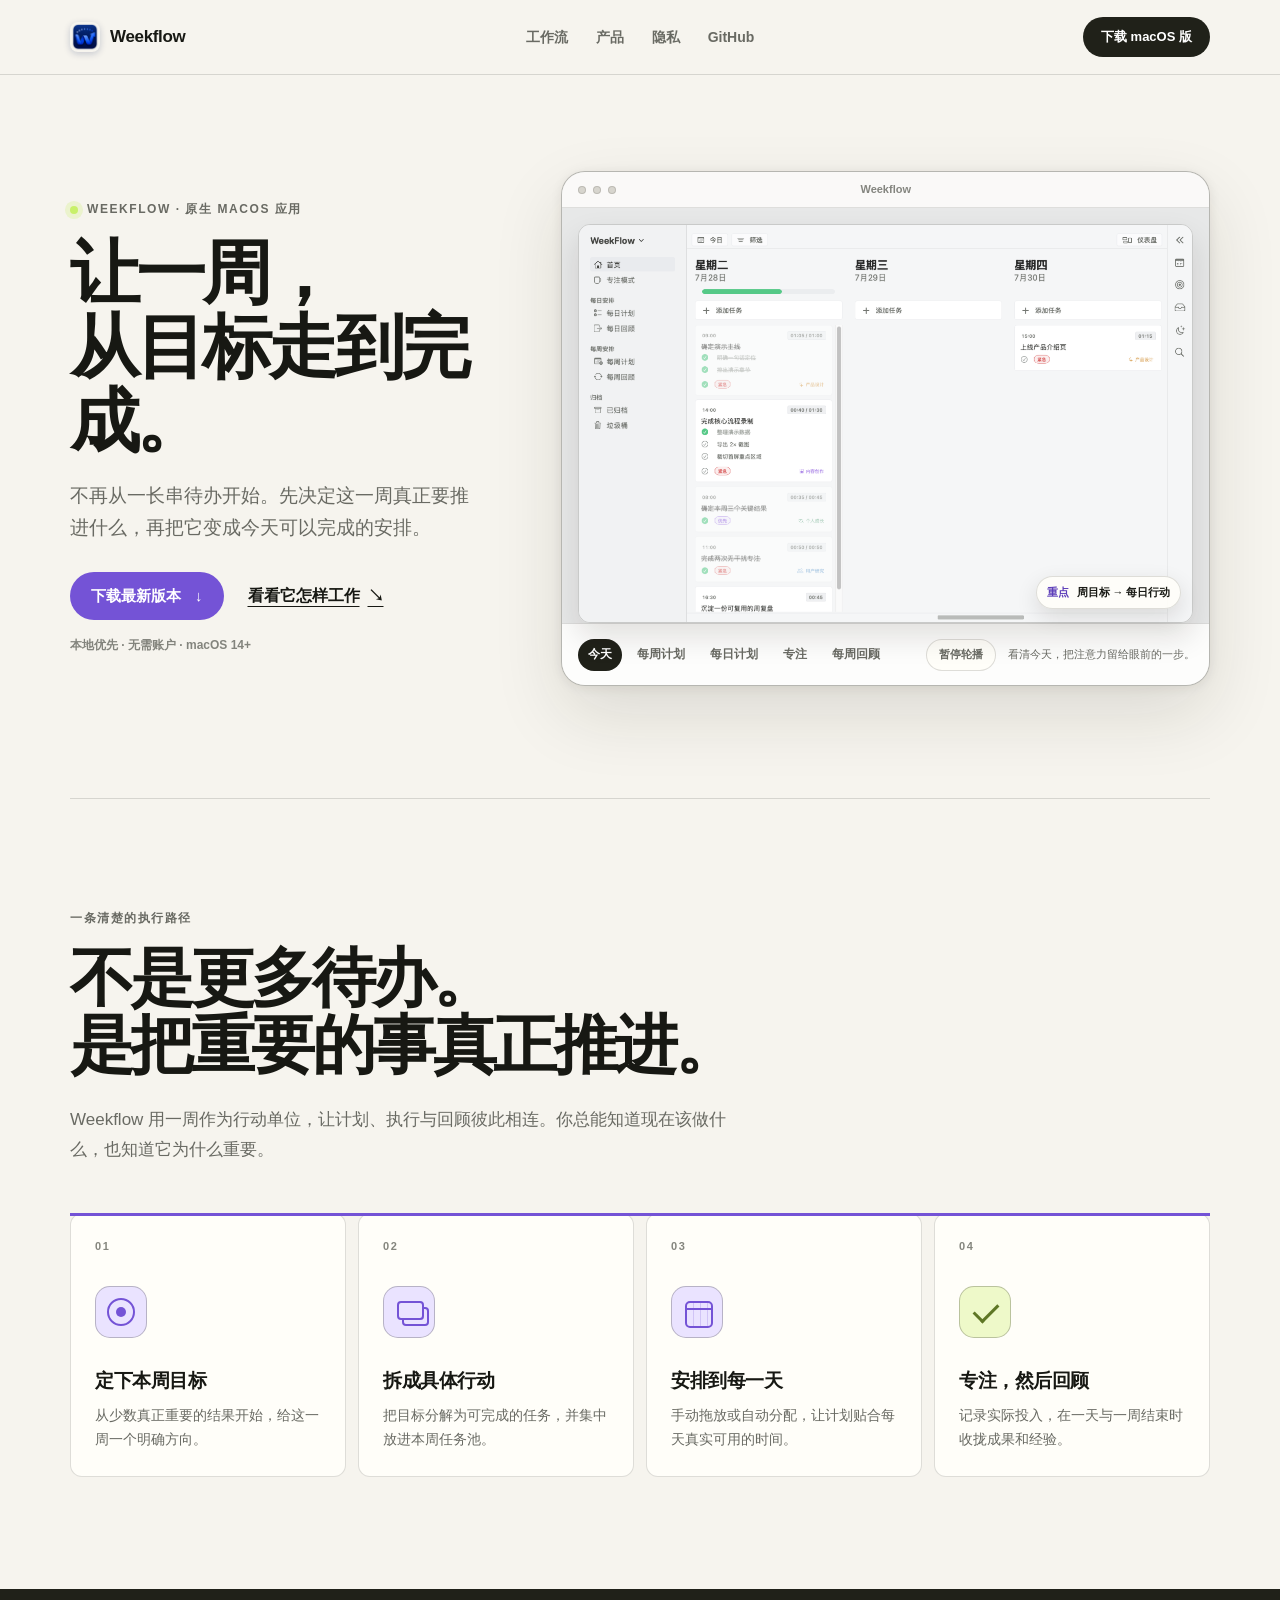
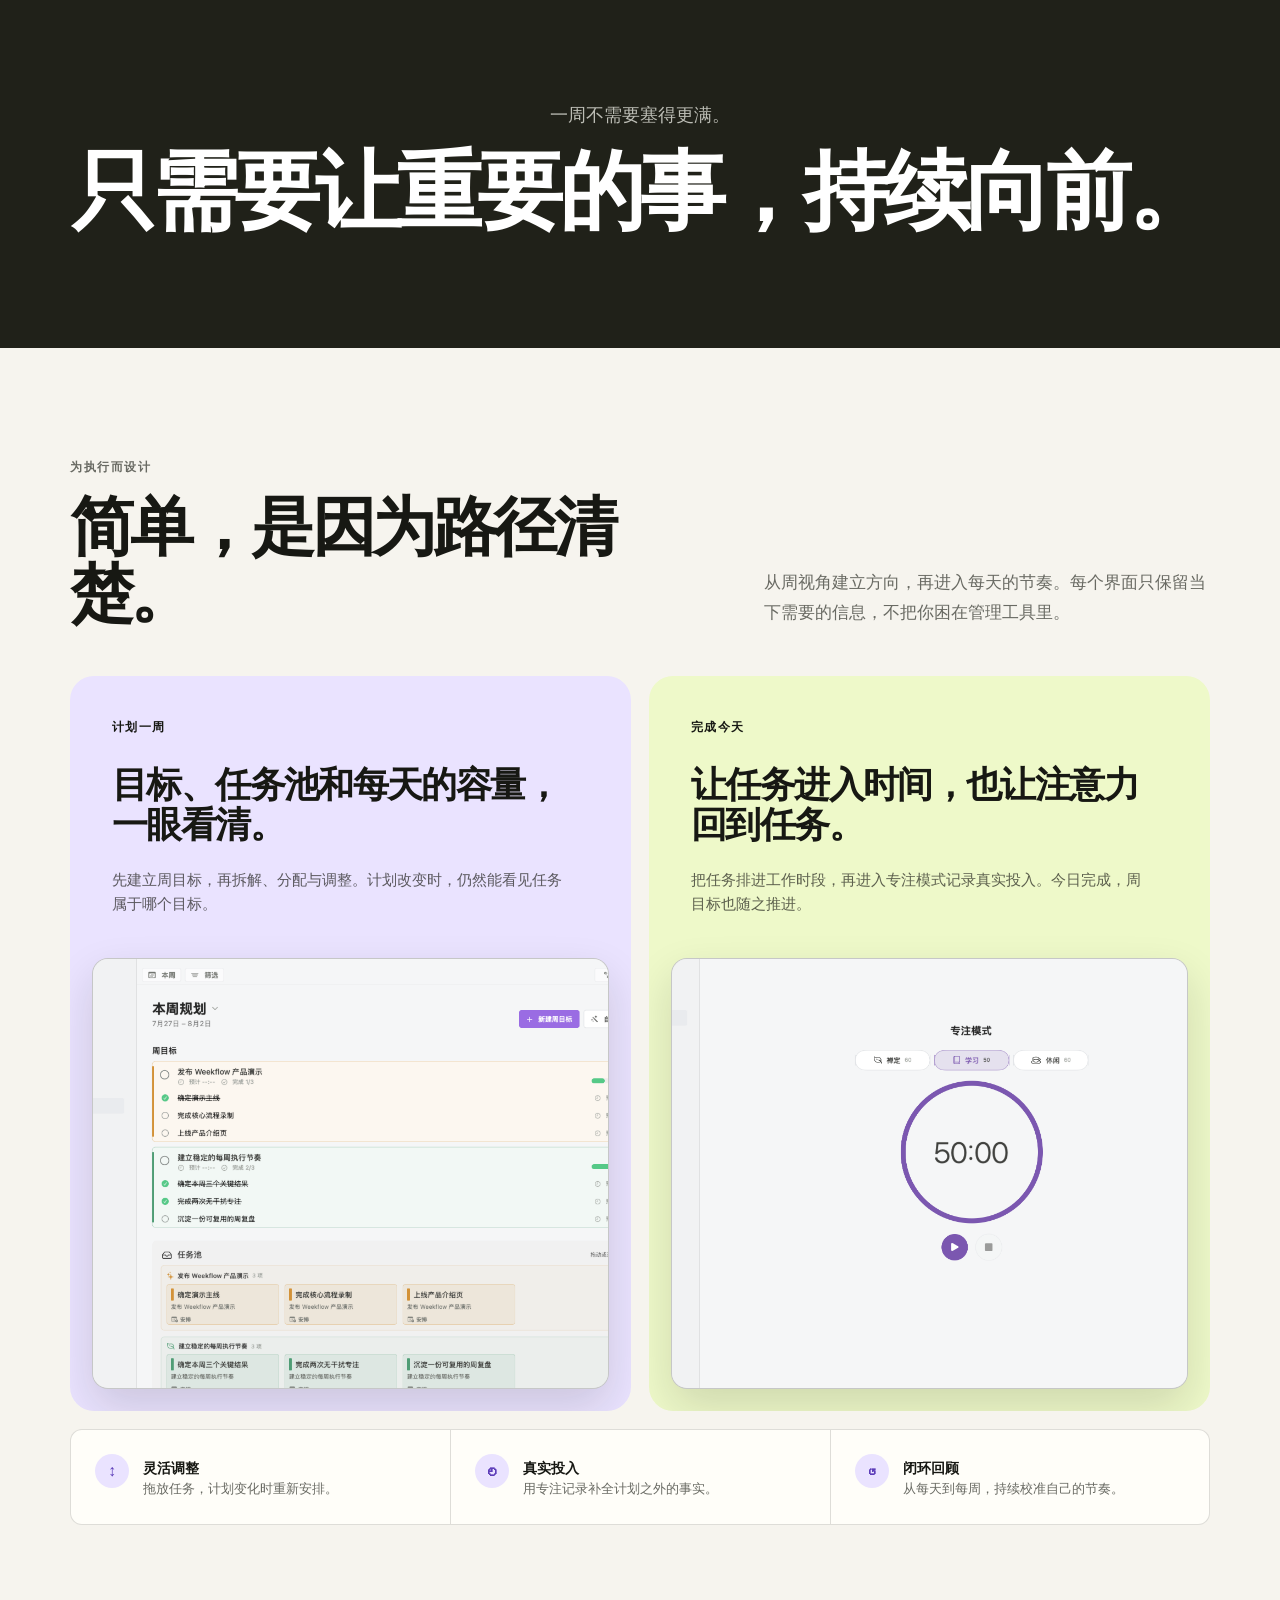
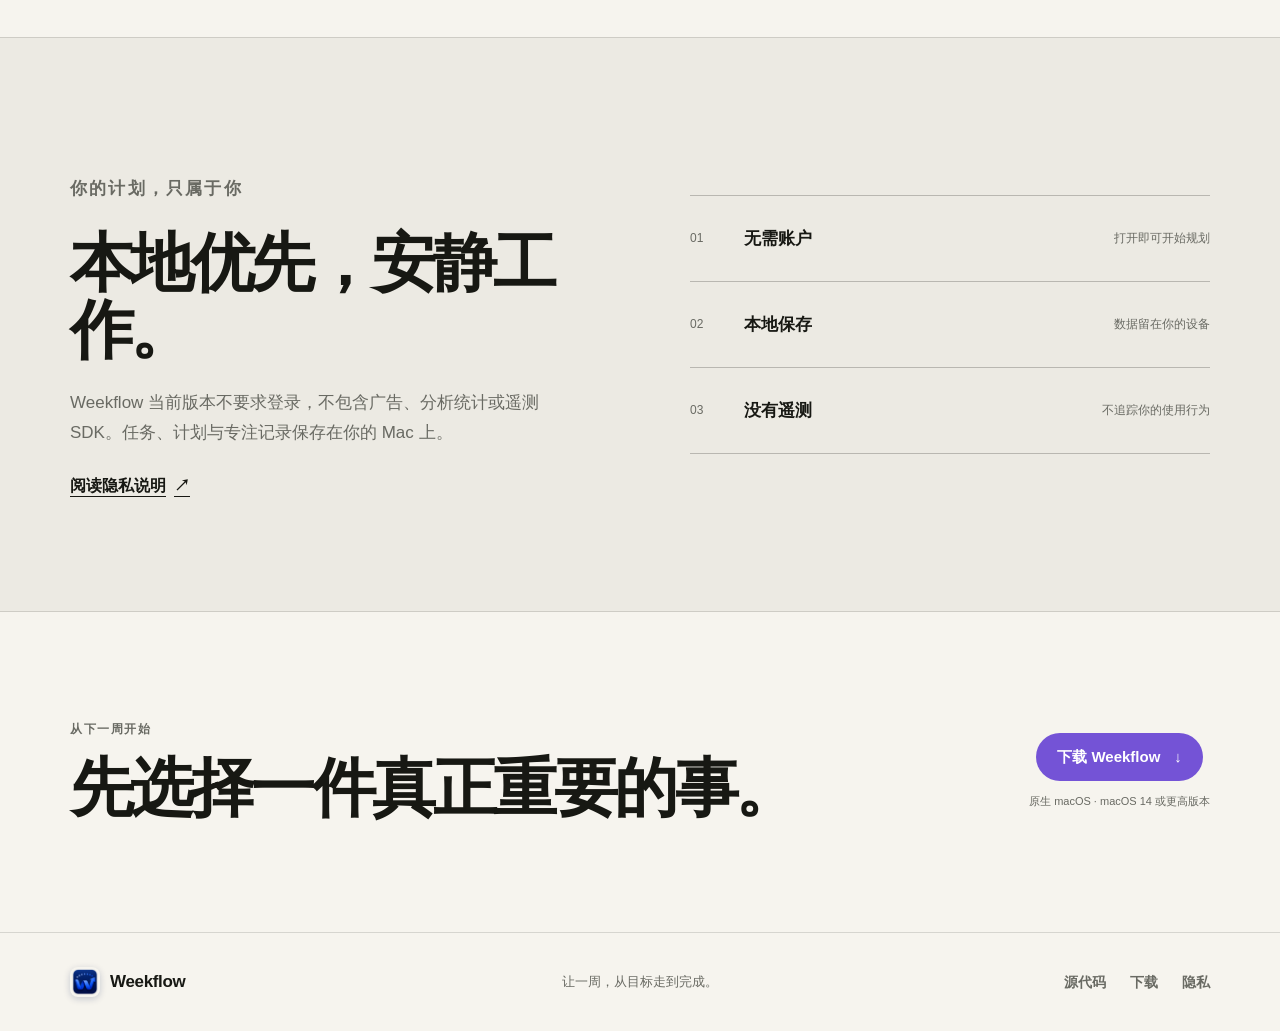
<file: docs/index.html>
<!DOCTYPE html>
<html lang="zh-CN" class="no-js">
  <head>
    <meta charset="utf-8" />
    <meta name="viewport" content="width=device-width, initial-scale=1" />
    <meta name="theme-color" content="#f6f4ee" />
    <meta
      name="description"
      content="Weekflow 是一款由周目标驱动的原生 macOS 个人执行系统：规划一周、安排每天、专注行动，再用回顾收拢进展。"
    />
    <meta property="og:type" content="website" />
    <meta property="og:locale" content="zh_CN" />
    <meta property="og:title" content="Weekflow — 让一周，从目标走到完成" />
    <meta
      property="og:description"
      content="从本周真正重要的事出发，把目标变成每天可以执行的安排。"
    />
    <meta property="og:url" content="https://cgl-sd.github.io/weekflow/" />
    <meta property="og:image" content="https://cgl-sd.github.io/weekflow/assets/og-weekflow.png" />
    <meta property="og:image:width" content="1200" />
    <meta property="og:image:height" content="630" />
    <meta property="og:image:alt" content="Weekflow：让一周，从目标走到完成" />
    <meta name="twitter:card" content="summary_large_image" />
    <meta name="twitter:title" content="Weekflow — 让一周，从目标走到完成" />
    <meta
      name="twitter:description"
      content="从周目标出发，安排每天、专注行动，再用回顾收拢进展。"
    />
    <meta name="twitter:image" content="https://cgl-sd.github.io/weekflow/assets/og-weekflow.png" />
    <link rel="canonical" href="https://cgl-sd.github.io/weekflow/" />
    <link rel="icon" type="image/png" href="assets/favicon.png" />
    <link rel="apple-touch-icon" href="assets/apple-touch-icon.png" />
    <link rel="stylesheet" href="styles.css?v=11ecfc2" />
    <script src="site.js?v=11ecfc2" defer="defer"></script>
    <script type="application/ld+json">
      {
        "@context": "https://schema.org",
        "@type": "SoftwareApplication",
        "name": "Weekflow",
        "description": "一款由周目标驱动的原生 macOS 个人执行系统。",
        "applicationCategory": "ProductivityApplication",
        "operatingSystem": "macOS 14 or later",
        "softwareVersion": "1.0.3",
        "downloadUrl": "https://github.com/cgl-sd/weekflow/releases/latest",
        "codeRepository": "https://github.com/cgl-sd/weekflow"
      }
    </script>
    <title>Weekflow — 让一周，从目标走到完成</title>
  </head>
  <body>
    <a class="skip-link" href="#main-content">跳到主要内容</a>

    <header class="site-header">
      <div class="shell header-inner">
        <a class="brand" href="#top" aria-label="Weekflow 首页">
          <span class="brand-mark" aria-hidden="true">
            <img src="assets/favicon.png" alt="" width="30" height="30" />
          </span>
          <span>Weekflow</span>
        </a>

        <nav class="site-nav" aria-label="主要导航">
          <a href="#workflow">工作流</a>
          <a href="#product">产品</a>
          <a href="#privacy">隐私</a>
          <a href="https://github.com/cgl-sd/weekflow">GitHub</a>
        </nav>

        <a
          class="button button-small button-dark"
          href="https://github.com/cgl-sd/weekflow/releases/latest"
        >
          下载 macOS 版
        </a>
      </div>
    </header>

    <main id="main-content">
      <section class="hero shell" id="top" aria-labelledby="hero-title">
        <div class="hero-copy">
          <p class="eyebrow"><span aria-hidden="true"></span> Weekflow · 原生 macOS 应用</p>
          <h1 id="hero-title">让一周，<br />从目标走到完成。</h1>
          <p class="hero-lede">
            不再从一长串待办开始。先决定这一周真正要推进什么，再把它变成今天可以完成的安排。
          </p>
          <div class="hero-actions">
            <a
              class="button button-primary"
              href="https://github.com/cgl-sd/weekflow/releases/latest"
            >
              下载最新版本
              <span aria-hidden="true">↓</span>
            </a>
            <a class="text-link" href="#workflow">看看它怎样工作 <span aria-hidden="true">↘</span></a>
          </div>
          <p class="hero-note">本地优先 · 无需账户 · macOS 14+</p>
        </div>

        <div class="product-demo" data-product-demo="">
          <div class="window-chrome" aria-hidden="true">
            <span></span><span></span><span></span>
            <p>Weekflow</p>
          </div>

          <div class="demo-viewport">
            <article
              class="demo-panel is-active"
              id="panel-home"
              role="tabpanel"
              aria-labelledby="tab-home"
            >
              <figure class="product-shot" data-media-frame="">
                <img
                  src="assets/media/home.png"
                  alt="Weekflow 首页，按日期并排展示每天的任务安排"
                  width="2400"
                  height="1560"
                  fetchpriority="high"
                  decoding="async"
                />
                <p class="media-fallback">首页预览图暂不可用</p>
              </figure>
            </article>

            <article
              class="demo-panel"
              id="panel-weekly"
              role="tabpanel"
              aria-labelledby="tab-weekly"
            >
              <figure class="product-shot" data-media-frame="">
                <img
                  src="assets/media/weekly-planning.png"
                  alt="Weekflow 每周计划界面，包含周目标、任务池和每日分配"
                  width="2400"
                  height="1560"
                  loading="lazy"
                  decoding="async"
                />
                <p class="media-fallback">每周计划预览图暂不可用</p>
              </figure>
            </article>

            <article
              class="demo-panel"
              id="panel-daily"
              role="tabpanel"
              aria-labelledby="tab-daily"
            >
              <figure class="product-shot" data-media-frame="">
                <img
                  src="assets/media/daily-planning.png"
                  alt="Weekflow 每日计划界面，把任务池中的任务安排到明天"
                  width="2400"
                  height="1560"
                  loading="lazy"
                  decoding="async"
                />
                <p class="media-fallback">每日计划预览图暂不可用</p>
              </figure>
            </article>

            <article
              class="demo-panel"
              id="panel-focus"
              role="tabpanel"
              aria-labelledby="tab-focus"
            >
              <figure class="product-shot" data-media-frame="">
                <img
                  src="assets/media/focus.png"
                  alt="Weekflow 专注模式界面，展示专注类型与计时器"
                  width="2400"
                  height="1560"
                  loading="lazy"
                  decoding="async"
                />
                <p class="media-fallback">专注模式预览图暂不可用</p>
              </figure>
            </article>

            <article
              class="demo-panel"
              id="panel-review"
              role="tabpanel"
              aria-labelledby="tab-review"
            >
              <figure class="product-shot" data-media-frame="">
                <img
                  src="assets/media/weekly-review.png"
                  alt="Weekflow 每周回顾界面，汇总一周的任务、时间与目标进度"
                  width="2400"
                  height="1560"
                  loading="lazy"
                  decoding="async"
                />
                <p class="media-fallback">每周回顾预览图暂不可用</p>
              </figure>
            </article>
            <p class="demo-focus-note" aria-hidden="true">
              <span>重点</span> 周目标 → 每日行动
            </p>
          </div>

          <div class="demo-controls">
            <div class="demo-tabs" role="tablist" aria-label="选择 Weekflow 界面预览">
              <button
                type="button"
                role="tab"
                id="tab-home"
                aria-controls="panel-home"
                aria-selected="true"
                tabindex="0"
                data-demo-tab="home"
              >
                今天
              </button>
              <button
                type="button"
                role="tab"
                id="tab-weekly"
                aria-controls="panel-weekly"
                aria-selected="false"
                tabindex="-1"
                data-demo-tab="weekly"
              >
                每周计划
              </button>
              <button
                type="button"
                role="tab"
                id="tab-daily"
                aria-controls="panel-daily"
                aria-selected="false"
                tabindex="-1"
                data-demo-tab="daily"
              >
                每日计划
              </button>
              <button
                type="button"
                role="tab"
                id="tab-focus"
                aria-controls="panel-focus"
                aria-selected="false"
                tabindex="-1"
                data-demo-tab="focus"
              >
                专注
              </button>
              <button
                type="button"
                role="tab"
                id="tab-review"
                aria-controls="panel-review"
                aria-selected="false"
                tabindex="-1"
                data-demo-tab="review"
              >
                每周回顾
              </button>
            </div>
            <button
              class="demo-toggle"
              type="button"
              aria-pressed="false"
              data-demo-toggle
            >
              暂停轮播
            </button>
            <p class="demo-caption" data-demo-caption="">
              看清今天，把注意力留给眼前的一步。
            </p>
          </div>
        </div>
      </section>

      <section class="workflow section shell" id="workflow" aria-labelledby="workflow-title">
        <div class="section-heading section-heading-narrow">
          <p class="eyebrow">一条清楚的执行路径</p>
          <h2 id="workflow-title">不是更多待办。<br />是把重要的事真正推进。</h2>
          <p>
            Weekflow 用一周作为行动单位，让计划、执行与回顾彼此相连。你总能知道现在该做什么，也知道它为什么重要。
          </p>
        </div>

        <ol class="workflow-grid" data-workflow="">
          <li class="flow-card">
            <span class="flow-index">01</span>
            <div class="flow-symbol flow-symbol-target" aria-hidden="true"></div>
            <h3>定下本周目标</h3>
            <p>从少数真正重要的结果开始，给这一周一个明确方向。</p>
          </li>
          <li class="flow-card">
            <span class="flow-index">02</span>
            <div class="flow-symbol flow-symbol-stack" aria-hidden="true"></div>
            <h3>拆成具体行动</h3>
            <p>把目标分解为可完成的任务，并集中放进本周任务池。</p>
          </li>
          <li class="flow-card">
            <span class="flow-index">03</span>
            <div class="flow-symbol flow-symbol-calendar" aria-hidden="true"></div>
            <h3>安排到每一天</h3>
            <p>手动拖放或自动分配，让计划贴合每天真实可用的时间。</p>
          </li>
          <li class="flow-card">
            <span class="flow-index">04</span>
            <div class="flow-symbol flow-symbol-check" aria-hidden="true"></div>
            <h3>专注，然后回顾</h3>
            <p>记录实际投入，在一天与一周结束时收拢成果和经验。</p>
          </li>
        </ol>
      </section>

      <section class="statement section" aria-label="Weekflow 产品理念">
        <div class="shell statement-inner">
          <p>一周不需要塞得更满。</p>
          <h2>只需要让重要的事，持续向前。</h2>
        </div>
      </section>

      <section class="product section shell" id="product" aria-labelledby="product-title">
        <div class="section-heading section-heading-split">
          <div>
            <p class="eyebrow">为执行而设计</p>
            <h2 id="product-title">简单，是因为路径清楚。</h2>
          </div>
          <p>
            从周视角建立方向，再进入每天的节奏。每个界面只保留当下需要的信息，不把你困在管理工具里。
          </p>
        </div>

        <div class="media-grid">
          <article class="media-card media-card-lilac">
            <div class="media-card-copy">
              <p class="card-kicker">计划一周</p>
              <h3>目标、任务池和每天的容量，一眼看清。</h3>
              <p>先建立周目标，再拆解、分配与调整。计划改变时，仍然能看见任务属于哪个目标。</p>
            </div>
            <figure class="media-card-frame" data-media-frame="">
              <img
                src="assets/media/weekly-planning.png"
                alt="每周计划界面中的周目标、任务池与每日分配"
                width="2400"
                height="1560"
                loading="lazy"
                decoding="async"
              />
              <p class="media-fallback">每周计划预览图暂不可用</p>
            </figure>
          </article>

          <article class="media-card media-card-lime">
            <div class="media-card-copy">
              <p class="card-kicker">完成今天</p>
              <h3>让任务进入时间，也让注意力回到任务。</h3>
              <p>把任务排进工作时段，再进入专注模式记录真实投入。今日完成，周目标也随之推进。</p>
            </div>
            <figure class="media-card-frame media-card-frame-focus" data-media-frame="">
              <img
                src="assets/media/focus.png"
                alt="专注模式中的类型选择与计时器"
                width="2400"
                height="1560"
                loading="lazy"
                decoding="async"
              />
              <p class="media-fallback">专注模式预览图暂不可用</p>
            </figure>
          </article>
        </div>

        <div class="feature-strip" aria-label="更多功能">
          <div>
            <span aria-hidden="true">↕</span>
            <p><strong>灵活调整</strong> 拖放任务，计划变化时重新安排。</p>
          </div>
          <div>
            <span aria-hidden="true">◴</span>
            <p><strong>真实投入</strong> 用专注记录补全计划之外的事实。</p>
          </div>
          <div>
            <span aria-hidden="true">↺</span>
            <p><strong>闭环回顾</strong> 从每天到每周，持续校准自己的节奏。</p>
          </div>
        </div>
      </section>

      <section class="privacy section" id="privacy" aria-labelledby="privacy-title">
        <div class="shell privacy-inner">
          <div class="privacy-copy">
            <p class="eyebrow">你的计划，只属于你</p>
            <h2 id="privacy-title">本地优先，安静工作。</h2>
            <p>
              Weekflow 当前版本不要求登录，不包含广告、分析统计或遥测 SDK。任务、计划与专注记录保存在你的 Mac 上。
            </p>
            <a class="text-link" href="https://github.com/cgl-sd/weekflow/blob/main/PRIVACY.md">
              阅读隐私说明 <span aria-hidden="true">↗</span>
            </a>
          </div>

          <ul class="privacy-points">
            <li><span>01</span><strong>无需账户</strong><small>打开即可开始规划</small></li>
            <li><span>02</span><strong>本地保存</strong><small>数据留在你的设备</small></li>
            <li><span>03</span><strong>没有遥测</strong><small>不追踪你的使用行为</small></li>
          </ul>
        </div>
      </section>

      <section class="final-cta shell" aria-labelledby="cta-title">
        <div>
          <p class="eyebrow">从下一周开始</p>
          <h2 id="cta-title">先选择一件真正重要的事。</h2>
        </div>
        <div class="final-actions">
          <a
            class="button button-primary"
            href="https://github.com/cgl-sd/weekflow/releases/latest"
          >
            下载 Weekflow <span aria-hidden="true">↓</span>
          </a>
          <p>原生 macOS · macOS 14 或更高版本</p>
        </div>
      </section>
    </main>

    <footer class="site-footer">
      <div class="shell footer-inner">
        <a class="brand" href="#top" aria-label="返回页面顶部">
          <span class="brand-mark" aria-hidden="true">
            <img src="assets/favicon.png" alt="" width="30" height="30" />
          </span>
          <span>Weekflow</span>
        </a>
        <p>让一周，从目标走到完成。</p>
        <div class="footer-links">
          <a href="https://github.com/cgl-sd/weekflow">源代码</a>
          <a href="https://github.com/cgl-sd/weekflow/releases/latest">下载</a>
          <a href="https://github.com/cgl-sd/weekflow/blob/main/PRIVACY.md">隐私</a>
        </div>
      </div>
    </footer>
  </body>
</html>
</file>
<file: docs/styles.css>
:root {
  --canvas: #f6f4ee;
  --surface: #fffef9;
  --ink: #171813;
  --muted: #696a63;
  --line: rgba(23, 24, 19, 0.14);
  --line-strong: rgba(23, 24, 19, 0.24);
  --purple: #7453d6;
  --purple-dark: #5d3eb9;
  --purple-pale: #eae3ff;
  --lime: #c8f06a;
  --lime-pale: #eef9c9;
  --dark: #202119;
  --radius-small: 12px;
  --radius-medium: 24px;
  --radius-large: 36px;
  --shadow: 0 28px 70px rgba(37, 31, 18, 0.12), 0 2px 12px rgba(37, 31, 18, 0.08);
  --shell: min(1140px, calc(100vw - 48px));
}

* {
  box-sizing: border-box;
}

html {
  scroll-behavior: smooth;
}

body {
  margin: 0;
  color: var(--ink);
  background: var(--canvas);
  font-family: -apple-system, BlinkMacSystemFont, "SF Pro Display", "PingFang SC",
    "Hiragino Sans GB", "Microsoft YaHei", sans-serif;
  font-size: 16px;
  line-height: 1.6;
  -webkit-font-smoothing: antialiased;
  text-rendering: optimizeLegibility;
}

img {
  display: block;
  max-width: 100%;
}

a {
  color: inherit;
}

button,
a {
  -webkit-tap-highlight-color: transparent;
}

button {
  font: inherit;
}

:focus-visible {
  outline: 3px solid var(--purple);
  outline-offset: 4px;
}

.skip-link {
  position: fixed;
  z-index: 100;
  top: 12px;
  left: 12px;
  padding: 10px 14px;
  border-radius: 8px;
  background: var(--dark);
  color: #fff;
  font-weight: 700;
  transform: translateY(-150%);
}

.skip-link:focus {
  transform: translateY(0);
}

.shell {
  width: var(--shell);
  margin-inline: auto;
}

.site-header {
  position: relative;
  z-index: 20;
  border-bottom: 1px solid var(--line);
}

.header-inner {
  min-height: 74px;
  display: grid;
  grid-template-columns: 1fr auto 1fr;
  align-items: center;
  gap: 28px;
}

.brand {
  display: inline-flex;
  align-items: center;
  justify-self: start;
  gap: 10px;
  width: fit-content;
  color: var(--ink);
  font-size: 17px;
  font-weight: 760;
  letter-spacing: -0.02em;
  text-decoration: none;
}

.brand-mark {
  width: 30px;
  height: 30px;
  display: block;
  flex: 0 0 auto;
  border-radius: 8px;
  overflow: hidden;
  box-shadow: 0 2px 7px rgba(8, 31, 86, 0.2);
}

.brand-mark img {
  width: 100%;
  height: 100%;
}

.site-nav {
  display: flex;
  align-items: center;
  gap: 28px;
}

.site-nav a,
.footer-links a {
  color: var(--muted);
  font-size: 14px;
  font-weight: 620;
  text-decoration: none;
}

.site-nav a:hover,
.footer-links a:hover {
  color: var(--ink);
}

.header-inner > .button {
  justify-self: end;
}

.button {
  min-height: 48px;
  display: inline-flex;
  align-items: center;
  justify-content: center;
  gap: 14px;
  padding: 0 20px;
  border: 1px solid transparent;
  border-radius: 999px;
  font-size: 15px;
  font-weight: 720;
  text-decoration: none;
  white-space: nowrap;
}

.button-small {
  min-height: 40px;
  padding-inline: 17px;
  font-size: 13px;
}

.button-dark {
  background: var(--dark);
  color: #fff;
}

.button-dark:hover {
  background: #000;
}

.button-primary {
  background: var(--purple);
  color: #fff;
}

.button-primary:hover {
  background: var(--purple-dark);
}

.text-link {
  display: inline-flex;
  align-items: center;
  gap: 8px;
  color: var(--ink);
  font-weight: 710;
  text-underline-offset: 5px;
  text-decoration-thickness: 1px;
}

.hero {
  display: grid;
  grid-template-columns: minmax(300px, 0.78fr) minmax(0, 1.22fr);
  align-items: center;
  gap: clamp(38px, 6vw, 82px);
  padding-top: clamp(64px, 8vw, 96px);
  padding-bottom: clamp(72px, 9vw, 112px);
}

.hero-copy {
  width: auto;
  margin: 0;
  text-align: left;
}

.eyebrow {
  margin: 0 0 18px;
  color: var(--muted);
  font-size: 12px;
  font-weight: 780;
  letter-spacing: 0.13em;
  line-height: 1.3;
  text-transform: uppercase;
}

.hero-copy .eyebrow {
  display: flex;
  align-items: center;
  justify-content: flex-start;
  gap: 9px;
}

.hero-copy .eyebrow span {
  width: 8px;
  height: 8px;
  border-radius: 50%;
  background: var(--lime);
  box-shadow: 0 0 0 5px rgba(200, 240, 106, 0.25);
}

.hero h1,
.section-heading h2,
.statement h2,
.privacy h2,
.final-cta h2 {
  margin: 0;
  font-weight: 780;
  letter-spacing: -0.055em;
  line-height: 1.05;
}

.hero h1 {
  font-size: clamp(46px, 5.5vw, 76px);
}

.hero-lede {
  max-width: 500px;
  margin: 22px 0 0;
  color: var(--muted);
  font-size: clamp(16px, 1.55vw, 19px);
  line-height: 1.7;
}

.hero-actions {
  display: flex;
  align-items: center;
  justify-content: flex-start;
  gap: 24px;
  margin-top: 28px;
}

.hero-note {
  margin: 16px 0 0;
  color: #83847d;
  font-size: 12px;
  font-weight: 600;
}

.product-demo {
  position: relative;
  width: min(100%, 680px);
  justify-self: end;
  margin-top: 0;
  border: 1px solid var(--line-strong);
  border-radius: var(--radius-medium);
  background: #e9e8e3;
  box-shadow: var(--shadow);
  overflow: hidden;
}

.product-demo::before {
  content: "";
  position: absolute;
  z-index: -1;
  width: 56%;
  aspect-ratio: 1;
  top: -24%;
  right: -12%;
  border-radius: 50%;
  background: var(--purple-pale);
}

.window-chrome {
  height: 36px;
  display: flex;
  align-items: center;
  gap: 7px;
  padding: 0 16px;
  border-bottom: 1px solid rgba(23, 24, 19, 0.12);
  background: rgba(255, 255, 255, 0.76);
}

.window-chrome span {
  width: 8px;
  height: 8px;
  border: 1px solid rgba(23, 24, 19, 0.14);
  border-radius: 50%;
  background: #d7d5ce;
}

.window-chrome p {
  position: absolute;
  left: 50%;
  margin: 0;
  color: #84857f;
  font-size: 11px;
  font-weight: 650;
  transform: translateX(-50%);
}

.demo-viewport {
  position: relative;
  padding: 16px 16px 0;
  background: #e7e8e8;
}

.demo-panel + .demo-panel {
  border-top: 1px solid var(--line);
}

.js .demo-panel {
  display: none;
}

.js .demo-panel.is-active {
  display: block;
  animation: panel-reveal 360ms ease-out both;
}

.product-shot,
.media-card-frame {
  position: relative;
  margin: 0;
  overflow: hidden;
}

.product-shot {
  aspect-ratio: 20 / 13;
  border: 1px solid rgba(23, 24, 19, 0.14);
  border-radius: 12px;
  box-shadow: 0 14px 30px rgba(24, 20, 12, 0.12);
}

.product-shot img {
  width: 100%;
  height: 100%;
  object-fit: cover;
  object-position: center top;
}

.media-fallback {
  position: absolute;
  inset: 0;
  display: none;
  place-items: center;
  margin: 0;
  padding: 24px;
  color: var(--muted);
  background: rgba(255, 255, 255, 0.58);
  font-size: 14px;
  font-weight: 650;
  text-align: center;
}

.demo-focus-note {
  position: absolute;
  right: 28px;
  bottom: 14px;
  margin: 0;
  padding: 7px 10px;
  border: 1px solid rgba(23, 24, 19, 0.14);
  border-radius: 999px;
  color: var(--ink);
  background: rgba(255, 254, 249, 0.9);
  box-shadow: 0 8px 22px rgba(24, 20, 12, 0.12);
  font-size: 11px;
  font-weight: 700;
  letter-spacing: -0.01em;
}

.demo-focus-note span {
  margin-right: 5px;
  color: var(--purple-dark);
}

[data-media-frame].is-missing .media-fallback {
  display: grid;
}

.demo-controls {
  display: flex;
  align-items: center;
  justify-content: space-between;
  gap: 12px;
  min-height: 62px;
  padding: 10px 14px 10px 16px;
  border-top: 1px solid var(--line);
  background: rgba(255, 255, 255, 0.9);
}

.demo-tabs {
  display: flex;
  gap: 5px;
}

.no-js .demo-tabs,
.no-js .demo-toggle {
  display: none;
}

.demo-tabs button {
  min-height: 32px;
  padding: 0 10px;
  border: 0;
  border-radius: 999px;
  color: var(--muted);
  background: transparent;
  font-size: 12px;
  font-weight: 680;
  cursor: pointer;
}

.demo-tabs button[aria-selected="true"] {
  color: #fff;
  background: var(--dark);
}

.demo-caption {
  margin: 0;
  color: var(--muted);
  font-size: 11px;
  text-align: right;
}

.demo-toggle {
  min-height: 32px;
  margin-left: auto;
  padding: 0 12px;
  border: 1px solid var(--line);
  border-radius: 999px;
  color: var(--muted);
  background: var(--surface);
  font-size: 11px;
  font-weight: 680;
  cursor: pointer;
}

.demo-toggle:hover:not(:disabled) {
  color: var(--ink);
  border-color: var(--line-strong);
}

.demo-toggle:disabled {
  cursor: default;
  opacity: 0.72;
}

.section {
  padding-top: clamp(76px, 9vw, 112px);
  padding-bottom: clamp(76px, 9vw, 112px);
}

.section-heading-narrow {
  max-width: 760px;
}

.section-heading h2,
.privacy h2,
.final-cta h2 {
  font-size: clamp(40px, 5vw, 66px);
}

.section-heading > p:last-child,
.privacy-copy > p,
.section-heading-split > p {
  color: var(--muted);
  font-size: 17px;
  line-height: 1.75;
}

.section-heading-narrow > p:last-child {
  max-width: 680px;
  margin: 26px 0 0;
}

.workflow {
  border-top: 1px solid var(--line);
}

.workflow-grid {
  position: relative;
  display: grid;
  grid-template-columns: repeat(4, minmax(0, 1fr));
  gap: 12px;
  margin: 48px 0 0;
  padding: 0;
  list-style: none;
}

.workflow-grid::before {
  content: "";
  position: absolute;
  z-index: 2;
  top: 0;
  left: 0;
  width: 100%;
  height: 3px;
  background: var(--purple);
  transform: scaleX(0);
  transform-origin: left;
}

.js .workflow-grid.is-visible::before {
  animation: flow-across 1.3s cubic-bezier(0.2, 0.75, 0.2, 1) forwards;
}

.flow-card {
  min-height: 264px;
  display: flex;
  flex-direction: column;
  padding: 24px;
  border: 1px solid var(--line);
  border-radius: var(--radius-small);
  background: var(--surface);
}

.flow-index {
  color: #85867e;
  font-size: 11px;
  font-weight: 760;
  letter-spacing: 0.14em;
}

.flow-symbol {
  position: relative;
  width: 52px;
  height: 52px;
  margin-top: 30px;
  border: 1px solid var(--line-strong);
  border-radius: 15px;
  background: var(--purple-pale);
}

.flow-symbol::before,
.flow-symbol::after {
  content: "";
  position: absolute;
}

.flow-symbol-target::before {
  inset: 11px;
  border: 2px solid var(--purple);
  border-radius: 50%;
}

.flow-symbol-target::after {
  inset: 20px;
  border-radius: 50%;
  background: var(--purple);
}

.flow-symbol-stack::before {
  width: 23px;
  height: 15px;
  top: 14px;
  left: 13px;
  border: 2px solid var(--purple);
  border-radius: 4px;
  box-shadow: 5px 6px 0 -2px var(--purple-pale), 5px 6px 0 0 var(--purple);
}

.flow-symbol-calendar::before {
  width: 24px;
  height: 23px;
  top: 14px;
  left: 13px;
  border: 2px solid var(--purple);
  border-radius: 5px;
  background: repeating-linear-gradient(
    to right,
    transparent 0 6px,
    rgba(116, 83, 214, 0.22) 6px 7px
  );
}

.flow-symbol-calendar::after {
  width: 24px;
  height: 2px;
  top: 21px;
  left: 15px;
  background: var(--purple);
}

.flow-symbol-check {
  background: var(--lime-pale);
}

.flow-symbol-check::before {
  width: 21px;
  height: 11px;
  top: 16px;
  left: 14px;
  border-bottom: 3px solid #5e7725;
  border-left: 3px solid #5e7725;
  transform: rotate(-45deg);
}

.flow-card h3 {
  margin: auto 0 8px;
  font-size: 19px;
  letter-spacing: -0.025em;
}

.flow-card p {
  margin: 0;
  color: var(--muted);
  font-size: 14px;
  line-height: 1.7;
}

.statement {
  padding-inline: 24px;
  background: var(--dark);
  color: #fff;
}

.statement-inner {
  text-align: center;
}

.statement p {
  margin: 0 0 16px;
  color: #bcbdb5;
  font-size: 18px;
}

.statement h2 {
  font-size: clamp(42px, 7vw, 86px);
}

.section-heading-split {
  display: grid;
  grid-template-columns: 1.15fr 0.85fr;
  align-items: end;
  gap: 90px;
}

.section-heading-split > p {
  margin: 0;
}

.media-grid {
  display: grid;
  grid-template-columns: repeat(2, minmax(0, 1fr));
  gap: 18px;
  margin-top: 48px;
}

.media-card {
  min-width: 0;
  display: flex;
  flex-direction: column;
  border-radius: var(--radius-medium);
  overflow: hidden;
}

.media-card-lilac {
  background: var(--purple-pale);
}

.media-card-lime {
  background: var(--lime-pale);
}

.media-card-copy {
  min-height: 252px;
  padding: clamp(28px, 3.8vw, 42px);
}

.card-kicker {
  margin: 0 0 28px;
  font-size: 12px;
  font-weight: 760;
  letter-spacing: 0.12em;
  text-transform: uppercase;
}

.media-card h3 {
  max-width: 470px;
  margin: 0;
  font-size: clamp(25px, 3vw, 36px);
  letter-spacing: -0.045em;
  line-height: 1.12;
}

.media-card-copy > p:last-child {
  max-width: 460px;
  margin: 22px 0 0;
  color: rgba(23, 24, 19, 0.68);
  font-size: 15px;
}

.media-card-frame {
  aspect-ratio: 1.2 / 1;
  margin: 0 22px 22px;
  border: 1px solid rgba(23, 24, 19, 0.16);
  border-radius: 16px;
  background: #e8e9e9;
  box-shadow: 0 18px 44px rgba(24, 20, 12, 0.14);
}

.media-card-frame img {
  width: 100%;
  height: 100%;
  object-fit: cover;
  object-position: top center;
}

.media-card-frame-focus img {
  object-position: 61% top;
}

.feature-strip {
  display: grid;
  grid-template-columns: repeat(3, minmax(0, 1fr));
  gap: 0;
  margin-top: 18px;
  border: 1px solid var(--line);
  border-radius: var(--radius-small);
  background: var(--surface);
}

.feature-strip > div {
  min-width: 0;
  display: flex;
  align-items: flex-start;
  gap: 14px;
  padding: 24px;
}

.feature-strip > div + div {
  border-left: 1px solid var(--line);
}

.feature-strip span {
  flex: 0 0 auto;
  width: 34px;
  height: 34px;
  display: grid;
  place-items: center;
  border-radius: 50%;
  background: var(--purple-pale);
  color: var(--purple-dark);
  font-weight: 760;
}

.feature-strip p {
  margin: 3px 0 0;
  color: var(--muted);
  font-size: 13px;
  line-height: 1.6;
}

.feature-strip strong {
  display: block;
  color: var(--ink);
  font-size: 14px;
}

.privacy {
  border-top: 1px solid var(--line);
  border-bottom: 1px solid var(--line);
  background: #eceae3;
}

.privacy-inner {
  display: grid;
  grid-template-columns: 1fr 1fr;
  align-items: center;
  gap: 100px;
}

.privacy-copy > p {
  max-width: 570px;
  margin: 24px 0 26px;
}

.privacy-points {
  margin: 0;
  padding: 0;
  border-top: 1px solid var(--line-strong);
  list-style: none;
}

.privacy-points li {
  display: grid;
  grid-template-columns: 42px 1fr auto;
  align-items: center;
  gap: 12px;
  min-height: 86px;
  border-bottom: 1px solid var(--line-strong);
}

.privacy-points span,
.privacy-points small {
  color: var(--muted);
  font-size: 12px;
}

.privacy-points strong {
  font-size: 17px;
}

.final-cta {
  min-height: 320px;
  display: grid;
  grid-template-columns: 1fr auto;
  align-items: center;
  gap: 70px;
}

.final-cta h2 {
  max-width: 760px;
}

.final-actions {
  text-align: center;
}

.final-actions p {
  margin: 12px 0 0;
  color: var(--muted);
  font-size: 11px;
}

.site-footer {
  padding: 34px 0;
  border-top: 1px solid var(--line);
}

.footer-inner {
  display: grid;
  grid-template-columns: 1fr auto 1fr;
  align-items: center;
  gap: 30px;
}

.footer-inner > p {
  margin: 0;
  color: var(--muted);
  font-size: 13px;
}

.footer-links {
  display: flex;
  justify-content: flex-end;
  gap: 24px;
}

@keyframes panel-reveal {
  from {
    opacity: 0;
  }
  to {
    opacity: 1;
  }
}

@keyframes flow-across {
  from {
    transform: scaleX(0);
  }
  to {
    transform: scaleX(1);
  }
}

@media (max-width: 900px) {
  .hero {
    grid-template-columns: 1fr;
    gap: 44px;
  }

  .hero-copy {
    text-align: center;
  }

  .hero-copy .eyebrow {
    justify-content: center;
  }

  .hero-lede {
    margin-inline: auto;
  }

  .hero-actions {
    justify-content: center;
  }

  .product-demo {
    justify-self: center;
  }

  .header-inner {
    grid-template-columns: 1fr auto;
  }

  .site-nav {
    display: none;
  }

  .workflow-grid {
    grid-template-columns: repeat(2, minmax(0, 1fr));
  }

  .flow-card {
    min-height: 270px;
  }

  .section-heading-split,
  .privacy-inner {
    grid-template-columns: 1fr;
    gap: 34px;
  }

  .section-heading-split > p {
    max-width: 650px;
  }

  .privacy-inner {
    gap: 64px;
  }

  .final-cta {
    grid-template-columns: 1fr;
    align-content: center;
    gap: 38px;
  }

  .final-actions {
    justify-self: start;
    text-align: left;
  }
}

@media (max-width: 720px) {
  :root {
    --shell: min(100% - 32px, 1180px);
  }

  .header-inner {
    min-height: 66px;
  }

  .brand {
    font-size: 16px;
  }

  .header-inner .button {
    min-height: 38px;
    padding-inline: 14px;
  }

  .hero {
    padding-top: 66px;
  }

  .hero h1 {
    font-size: clamp(45px, 13.5vw, 66px);
  }

  .hero-lede {
    font-size: 16px;
  }

  .hero-actions {
    flex-direction: column;
    gap: 17px;
  }

  .product-demo {
    margin-inline: -8px;
    border-radius: 18px;
  }

  .demo-viewport {
    padding: 10px 10px 0;
  }

  .product-shot {
    aspect-ratio: 1.2 / 1;
  }

  .product-shot img {
    object-position: 31% top;
  }

  .demo-controls {
    display: block;
    padding: 12px;
  }

  .demo-tabs {
    overflow-x: auto;
    padding-bottom: 4px;
    scrollbar-width: none;
  }

  .demo-tabs::-webkit-scrollbar {
    display: none;
  }

  .demo-tabs button {
    flex: 0 0 auto;
  }

  .demo-caption {
    margin: 8px 7px 0;
    text-align: left;
  }

  .demo-focus-note {
    right: 18px;
    bottom: 12px;
    padding: 6px 8px;
    font-size: 10px;
  }

  .demo-toggle {
    margin: 8px 0 0 7px;
  }

  .section-heading h2,
  .privacy h2,
  .final-cta h2 {
    font-size: clamp(38px, 10vw, 52px);
  }

  .workflow-grid,
  .media-grid,
  .feature-strip {
    grid-template-columns: 1fr;
  }

  .workflow-grid {
    margin-top: 48px;
  }

  .workflow-grid::before {
    width: 3px;
    height: 100%;
    transform: scaleY(0);
    transform-origin: top;
  }

  .js .workflow-grid.is-visible::before {
    animation-name: flow-down;
  }

  .flow-card {
    min-height: 244px;
    padding-left: 28px;
  }

  .flow-symbol {
    margin-top: 28px;
  }

  .statement {
    padding-inline: 0;
  }

  .statement h2 {
    font-size: clamp(40px, 12vw, 62px);
  }

  .media-grid {
    gap: 14px;
    margin-top: 48px;
  }

  .media-card-copy {
    min-height: 285px;
    padding: 34px 28px;
  }

  .card-kicker {
    margin-bottom: 34px;
  }

  .media-card h3 {
    font-size: 31px;
  }

  .media-card-frame {
    aspect-ratio: 1 / 1;
    margin: 0 14px 14px;
  }

  .feature-strip > div + div {
    border-top: 1px solid var(--line);
    border-left: 0;
  }

  .privacy-points li {
    grid-template-columns: 36px 1fr;
  }

  .privacy-points small {
    grid-column: 2;
    margin-top: -20px;
  }

  .final-cta {
    min-height: 520px;
  }

  .footer-inner {
    grid-template-columns: 1fr;
    justify-items: start;
  }

  .footer-links {
    justify-content: flex-start;
  }
}

@keyframes flow-down {
  from {
    transform: scaleY(0);
  }
  to {
    transform: scaleY(1);
  }
}

@media (prefers-reduced-motion: reduce) {
  html {
    scroll-behavior: auto;
  }

  *,
  *::before,
  *::after {
    animation-duration: 0.001ms !important;
    animation-iteration-count: 1 !important;
  }

  .workflow-grid::before {
    transform: none;
  }
}

@media (forced-colors: active) {
  .brand-mark,
  .button,
  .demo-tabs button[aria-selected="true"] {
    border: 1px solid currentColor;
  }

  .workflow-grid::before {
    background: CanvasText;
  }
}
</file>
